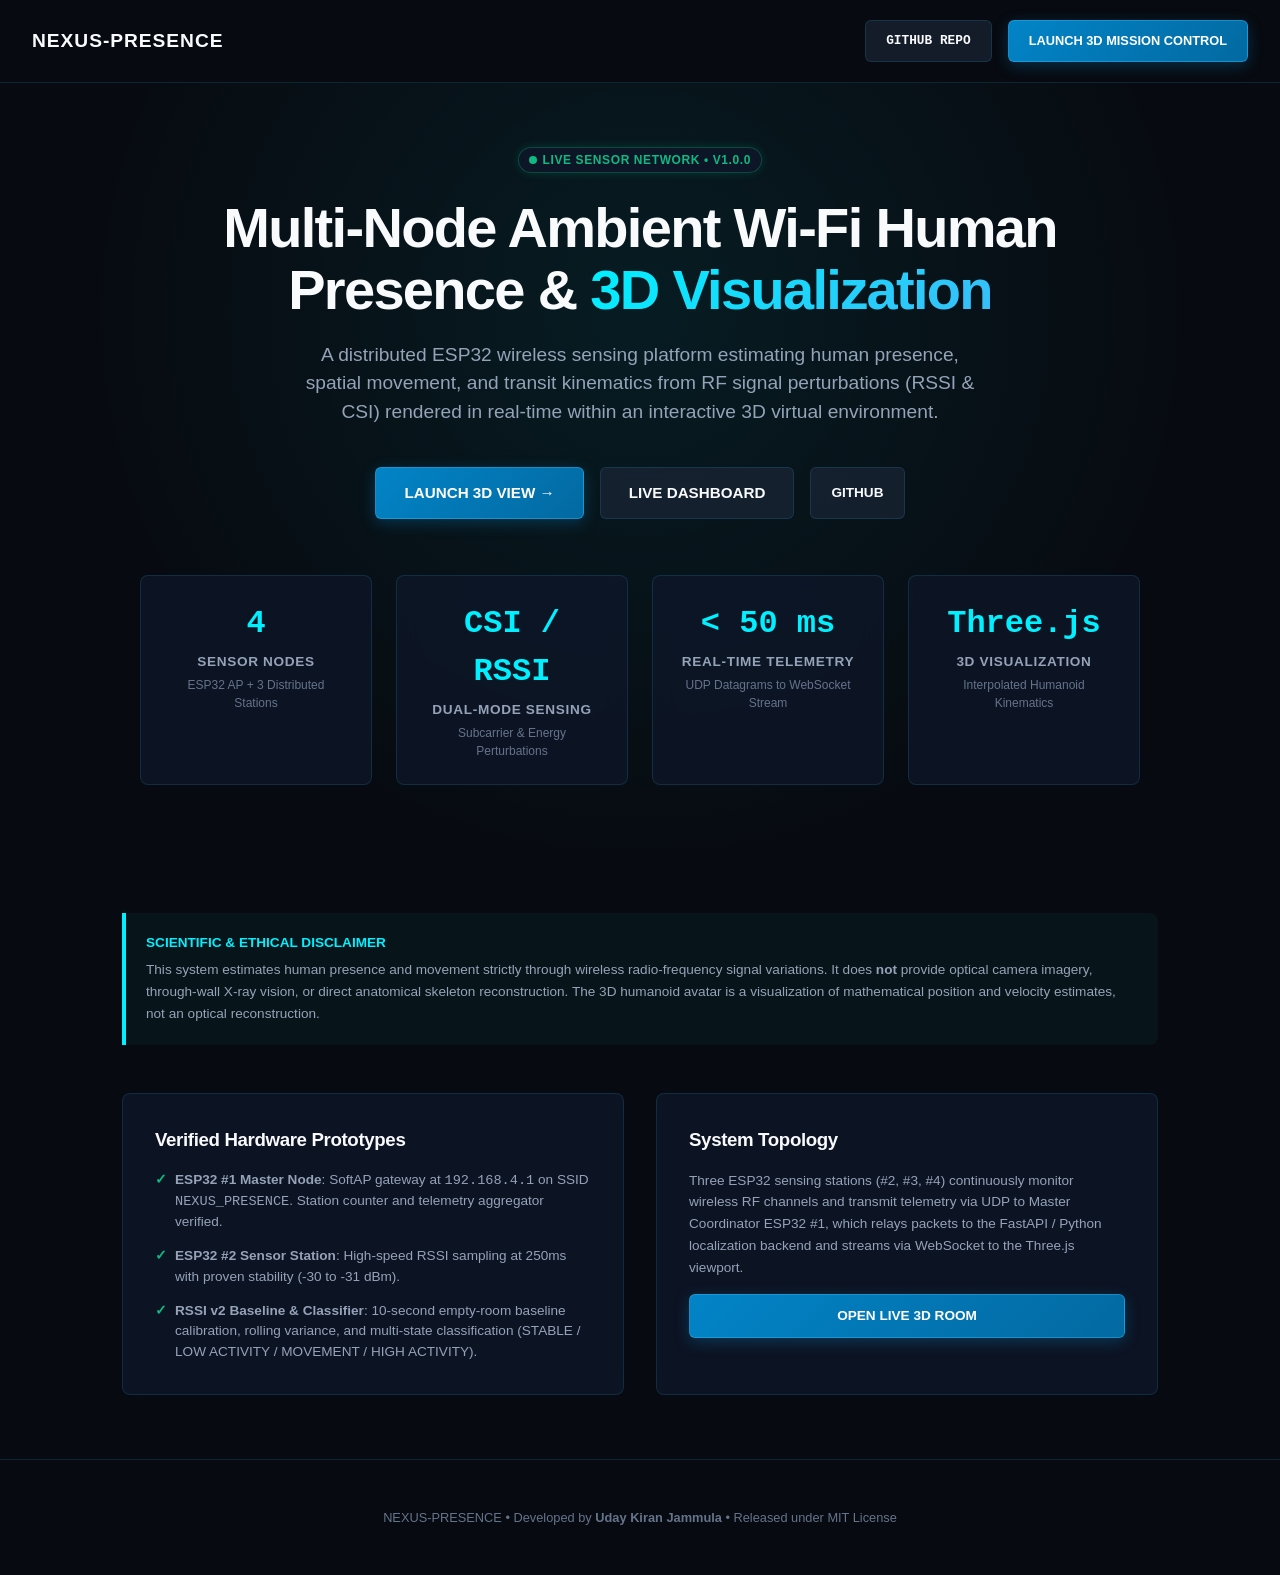
<file: frontend/index.html>
<!DOCTYPE html>
<html lang="en">
<head>
    <meta charset="UTF-8">
    <meta name="viewport" content="width=device-width, initial-scale=1.0">
    <title>NEXUS-PRESENCE | Ambient Wi-Fi Human Presence & 3D Visualization</title>
    <link rel="stylesheet" href="css/main.css">
    <style>
        .hero-section {
            min-height: 85vh;
            display: flex;
            flex-direction: column;
            justify-content: center;
            align-items: center;
            text-align: center;
            padding: 4rem 2rem;
            background: radial-gradient(circle at 50% 30%, rgba(0, 240, 255, 0.08) 0%, transparent 70%);
        }
        .hero-badge {
            margin-bottom: 1.5rem;
        }
        .hero-title {
            font-size: 3.5rem;
            font-weight: 800;
            line-height: 1.1;
            letter-spacing: -0.03em;
            margin-bottom: 1.25rem;
            max-width: 900px;
        }
        .hero-title span {
            background: linear-gradient(135deg, #00f0ff, #38bdf8);
            -webkit-background-clip: text;
            -webkit-text-fill-color: transparent;
        }
        .hero-desc {
            font-size: 1.2rem;
            color: var(--text-muted);
            max-width: 680px;
            margin-bottom: 2.5rem;
        }
        .btn-group {
            display: flex;
            gap: 1rem;
            flex-wrap: wrap;
            justify-content: center;
            margin-bottom: 3.5rem;
        }
        .stats-grid {
            display: grid;
            grid-template-columns: repeat(4, 1fr);
            gap: 1.5rem;
            max-width: 1000px;
            width: 100%;
            margin: 0 auto;
        }
        .stat-card {
            padding: 1.5rem;
            text-align: center;
        }
        .stat-number {
            font-size: 2rem;
            font-weight: 800;
            color: var(--accent-cyan);
            margin-bottom: 0.25rem;
        }
        .stat-title {
            font-size: 0.85rem;
            font-weight: 600;
            color: var(--text-muted);
            text-transform: uppercase;
            letter-spacing: 0.05em;
        }
        .section-container {
            max-width: 1100px;
            margin: 4rem auto;
            padding: 0 2rem;
        }
        .disclaimer-banner {
            border-left: 4px solid var(--accent-cyan);
            padding: 1.25rem;
            background: rgba(0, 240, 255, 0.04);
            margin-bottom: 3rem;
            border-radius: 0 8px 8px 0;
        }
        .grid-2 {
            display: grid;
            grid-template-columns: 1fr 1fr;
            gap: 2rem;
        }
    </style>
</head>
<body>
    <header style="padding: 1.25rem 2rem; display: flex; justify-content: space-between; align-items: center; border-bottom: 1px solid var(--border-color);">
        <div style="font-weight: 800; font-size: 1.2rem; letter-spacing: 0.05em;">
            NEXUS<span>-PRESENCE</span>
        </div>
        <div style="display: flex; gap: 1rem; align-items: center;">
            <a href="https://github.com/Udaykiranjammula-alpha/NEXUS-PRESENCE" target="_blank" class="btn btn-secondary mono" style="font-size: 0.8rem;">GITHUB REPO</a>
            <a href="dashboard.html" class="btn btn-primary" style="font-size: 0.8rem;">LAUNCH 3D MISSION CONTROL</a>
        </div>
    </header>

    <main>
        <section class="hero-section">
            <div class="hero-badge">
                <span class="badge badge-online">
                    <span class="pulse-dot"></span> LIVE SENSOR NETWORK &bull; v1.0.0
                </span>
            </div>
            <h1 class="hero-title">
                Multi-Node Ambient Wi-Fi Human Presence & <span>3D Visualization</span>
            </h1>
            <p class="hero-desc">
                A distributed ESP32 wireless sensing platform estimating human presence, spatial movement, and transit kinematics from RF signal perturbations (RSSI & CSI) rendered in real-time within an interactive 3D virtual environment.
            </p>
            <div class="btn-group">
                <a href="dashboard.html" class="btn btn-primary" style="padding: 0.85rem 1.75rem; font-size: 0.95rem;">
                    LAUNCH 3D VIEW &rarr;
                </a>
                <a href="dashboard.html" class="btn btn-secondary" style="padding: 0.85rem 1.75rem; font-size: 0.95rem;">
                    LIVE DASHBOARD
                </a>
                <a href="https://github.com/Udaykiranjammula-alpha/NEXUS-PRESENCE" target="_blank" class="btn btn-secondary">
                    GITHUB
                </a>
            </div>

            <!-- Core Statistics -->
            <div class="stats-grid">
                <div class="glass-panel stat-card">
                    <div class="stat-number mono">4</div>
                    <div class="stat-title">Sensor Nodes</div>
                    <p style="font-size: 0.75rem; color: var(--text-dim); margin-top: 0.25rem;">ESP32 AP + 3 Distributed Stations</p>
                </div>
                <div class="glass-panel stat-card">
                    <div class="stat-number mono">CSI / RSSI</div>
                    <div class="stat-title">Dual-Mode Sensing</div>
                    <p style="font-size: 0.75rem; color: var(--text-dim); margin-top: 0.25rem;">Subcarrier & Energy Perturbations</p>
                </div>
                <div class="glass-panel stat-card">
                    <div class="stat-number mono">&lt; 50 ms</div>
                    <div class="stat-title">Real-Time Telemetry</div>
                    <p style="font-size: 0.75rem; color: var(--text-dim); margin-top: 0.25rem;">UDP Datagrams to WebSocket Stream</p>
                </div>
                <div class="glass-panel stat-card">
                    <div class="stat-number mono">Three.js</div>
                    <div class="stat-title">3D Visualization</div>
                    <p style="font-size: 0.75rem; color: var(--text-dim); margin-top: 0.25rem;">Interpolated Humanoid Kinematics</p>
                </div>
            </div>
        </section>

        <section class="section-container">
            <div class="disclaimer-banner">
                <div style="font-weight: 700; color: var(--accent-cyan); font-size: 0.85rem; text-transform: uppercase; margin-bottom: 0.35rem;">
                    SCIENTIFIC & ETHICAL DISCLAIMER
                </div>
                <p style="font-size: 0.85rem; color: var(--text-muted); line-height: 1.6;">
                    This system estimates human presence and movement strictly through wireless radio-frequency signal variations. It does <strong>not</strong> provide optical camera imagery, through-wall X-ray vision, or direct anatomical skeleton reconstruction. The 3D humanoid avatar is a visualization of mathematical position and velocity estimates, not an optical reconstruction.
                </p>
            </div>

            <div class="grid-2">
                <div class="glass-panel" style="padding: 2rem;">
                    <h3 style="margin-bottom: 1rem; color: var(--text-main);">Verified Hardware Prototypes</h3>
                    <ul style="list-style: none; display: flex; flex-direction: column; gap: 0.85rem; font-size: 0.85rem; color: var(--text-muted);">
                        <li style="display: flex; gap: 0.5rem; align-items: flex-start;">
                            <span style="color: var(--accent-emerald); font-weight: 700;">✓</span>
                            <div><strong>ESP32 #1 Master Node</strong>: SoftAP gateway at <code>192.168.4.1</code> on SSID <code>NEXUS_PRESENCE</code>. Station counter and telemetry aggregator verified.</div>
                        </li>
                        <li style="display: flex; gap: 0.5rem; align-items: flex-start;">
                            <span style="color: var(--accent-emerald); font-weight: 700;">✓</span>
                            <div><strong>ESP32 #2 Sensor Station</strong>: High-speed RSSI sampling at 250ms with proven stability (-30 to -31 dBm).</div>
                        </li>
                        <li style="display: flex; gap: 0.5rem; align-items: flex-start;">
                            <span style="color: var(--accent-emerald); font-weight: 700;">✓</span>
                            <div><strong>RSSI v2 Baseline & Classifier</strong>: 10-second empty-room baseline calibration, rolling variance, and multi-state classification (STABLE / LOW ACTIVITY / MOVEMENT / HIGH ACTIVITY).</div>
                        </li>
                    </ul>
                </div>

                <div class="glass-panel" style="padding: 2rem;">
                    <h3 style="margin-bottom: 1rem; color: var(--text-main);">System Topology</h3>
                    <p style="font-size: 0.85rem; color: var(--text-muted); line-height: 1.6; margin-bottom: 1rem;">
                        Three ESP32 sensing stations (#2, #3, #4) continuously monitor wireless RF channels and transmit telemetry via UDP to Master Coordinator ESP32 #1, which relays packets to the FastAPI / Python localization backend and streams via WebSocket to the Three.js viewport.
                    </p>
                    <div style="display: flex; gap: 0.75rem;">
                        <a href="dashboard.html" class="btn btn-primary" style="width: 100%;">OPEN LIVE 3D ROOM</a>
                    </div>
                </div>
            </div>
        </section>
    </main>

    <footer style="text-align: center; padding: 3rem 2rem; border-top: 1px solid var(--border-color); color: var(--text-dim); font-size: 0.8rem;">
        <p>NEXUS-PRESENCE &bull; Developed by <strong>Uday Kiran Jammula</strong> &bull; Released under MIT License</p>
    </footer>
</body>
</html>
</file>
<file: frontend/css/main.css>
/* ============================================================
   NEXUS-PRESENCE: Core Dark Technical Interface System
   Author: Uday Kiran Jammula
   ============================================================ */

:root {
  --bg-primary: #070a10;
  --bg-secondary: #0d121d;
  --bg-card: rgba(15, 23, 42, 0.75);
  --border-color: rgba(56, 189, 248, 0.15);
  --border-focus: #00f0ff;
  
  --text-main: #f8fafc;
  --text-muted: #94a3b8;
  --text-dim: #64748b;
  
  --accent-cyan: #00f0ff;
  --accent-blue: #38bdf8;
  --accent-emerald: #10b981;
  --accent-amber: #f59e0b;
  --accent-rose: #f43f5e;
  
  --glow-cyan: 0 0 15px rgba(0, 240, 255, 0.35);
  --glow-emerald: 0 0 15px rgba(16, 185, 129, 0.35);
  
  --font-sans: 'Inter', -apple-system, BlinkMacSystemFont, 'Segoe UI', Roboto, sans-serif;
  --font-mono: 'JetBrains Mono', 'Fira Code', monospace;
}

* {
  box-sizing: border-box;
  margin: 0;
  padding: 0;
}

body {
  background-color: var(--bg-primary);
  color: var(--text-main);
  font-family: var(--font-sans);
  line-height: 1.5;
  overflow-x: hidden;
  -webkit-font-smoothing: antialiased;
}

/* Typography Helpers */
h1, h2, h3, h4 {
  font-weight: 700;
  letter-spacing: -0.02em;
}

.mono {
  font-family: var(--font-mono);
}

.badge {
  display: inline-flex;
  align-items: center;
  gap: 0.35rem;
  padding: 0.2rem 0.6rem;
  border-radius: 9999px;
  font-size: 0.75rem;
  font-weight: 600;
  text-transform: uppercase;
  letter-spacing: 0.05em;
  background: rgba(15, 23, 42, 0.8);
  border: 1px solid var(--border-color);
}

.badge-online {
  color: var(--accent-emerald);
  border-color: rgba(16, 185, 129, 0.3);
  box-shadow: 0 0 10px rgba(16, 185, 129, 0.2);
}

.badge-offline {
  color: var(--accent-rose);
  border-color: rgba(244, 63, 94, 0.3);
}

.badge-sim {
  color: var(--accent-amber);
  border-color: rgba(245, 158, 11, 0.4);
  box-shadow: 0 0 12px rgba(245, 158, 11, 0.25);
}

.badge-csi {
  color: var(--accent-cyan);
  border-color: rgba(0, 240, 255, 0.3);
  box-shadow: 0 0 10px rgba(0, 240, 255, 0.2);
}

/* Pulse Dot Animation */
.pulse-dot {
  width: 8px;
  height: 8px;
  border-radius: 50%;
  background-color: currentColor;
  animation: pulse-ring 2s infinite cubic-bezier(0.4, 0, 0.6, 1);
}

@keyframes pulse-ring {
  0%, 100% { opacity: 1; transform: scale(1); }
  50% { opacity: 0.4; transform: scale(0.85); }
}

/* Buttons */
.btn {
  display: inline-flex;
  align-items: center;
  justify-content: center;
  gap: 0.5rem;
  padding: 0.65rem 1.25rem;
  border-radius: 6px;
  font-size: 0.85rem;
  font-weight: 600;
  text-decoration: none;
  cursor: pointer;
  transition: all 0.2s ease;
  border: 1px solid transparent;
}

.btn-primary {
  background: linear-gradient(135deg, #0284c7, #0369a1);
  color: #ffffff;
  box-shadow: 0 4px 15px rgba(2, 132, 199, 0.3);
  border-color: rgba(56, 189, 248, 0.4);
}

.btn-primary:hover {
  background: linear-gradient(135deg, #0369a1, #0284c7);
  box-shadow: 0 6px 20px rgba(0, 240, 255, 0.4);
  transform: translateY(-1px);
}

.btn-secondary {
  background: rgba(30, 41, 59, 0.6);
  color: var(--text-main);
  border-color: var(--border-color);
  backdrop-filter: blur(8px);
}

.btn-secondary:hover {
  background: rgba(51, 65, 85, 0.8);
  border-color: var(--accent-cyan);
}

/* Card & Glass Containers */
.glass-panel {
  background: var(--bg-card);
  backdrop-filter: blur(12px);
  -webkit-backdrop-filter: blur(12px);
  border: 1px solid var(--border-color);
  border-radius: 8px;
}
</file>
